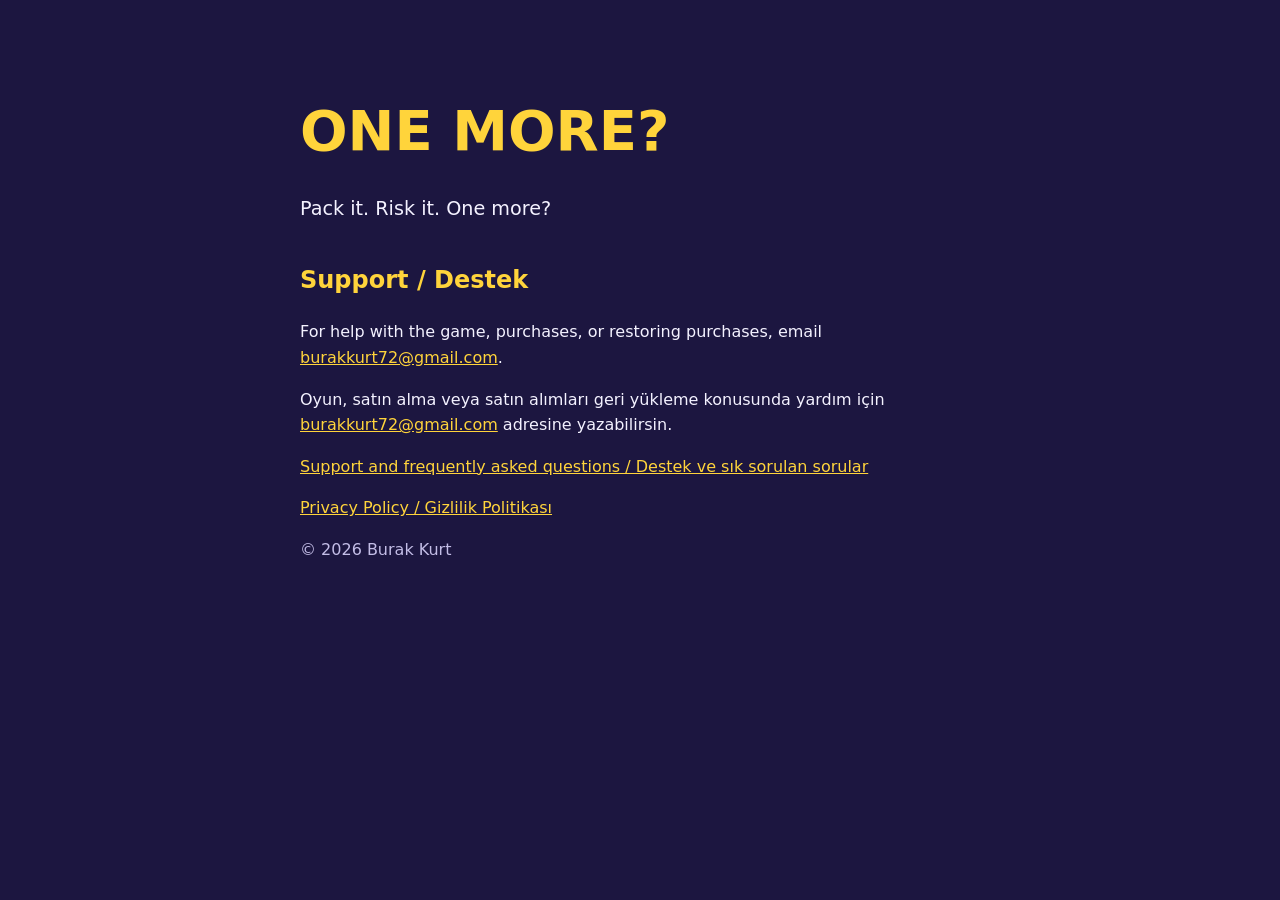
<file: index.html>
<!doctype html>
<html lang="en">
<head>
<meta charset="utf-8">
<meta name="viewport" content="width=device-width, initial-scale=1">
<title>ONE MORE? – Support</title>
<meta name="description" content="Support and privacy information for ONE MORE?, the physics packing game.">
<style>
  :root { color-scheme: light dark; font: 16px/1.6 system-ui, -apple-system, "Segoe UI", sans-serif; }
  body { margin: 0; background: #1c1640; color: #f4f2ff; }
  main { max-width: 680px; margin: 0 auto; padding: 48px 20px 72px; }
  h1 { color: #ffd43b; font-size: clamp(2rem, 7vw, 3.5rem); margin-bottom: 0; }
  h2 { margin-top: 36px; color: #ffd43b; }
  a { color: #ffd43b; }
  .lead { font-size: 1.2rem; }
  .dim { color: #c3bde6; }
</style>
</head>
<body><main>
<h1>ONE MORE?</h1>
<p class="lead">Pack it. Risk it. One more?</p>
<h2>Support / Destek</h2>
<p>For help with the game, purchases, or restoring purchases, email
<a href="mailto:burakkurt72@gmail.com">burakkurt72@gmail.com</a>.</p>
<p>Oyun, satın alma veya satın alımları geri yükleme konusunda yardım için
<a href="mailto:burakkurt72@gmail.com">burakkurt72@gmail.com</a>
adresine yazabilirsin.</p>
<p><a href="support.html">Support and frequently asked questions / Destek ve sık sorulan sorular</a></p>
<p><a href="privacy-policy.html">Privacy Policy / Gizlilik Politikası</a></p>
<p class="dim">© 2026 Burak Kurt</p>
</main></body>
</html>
</file>
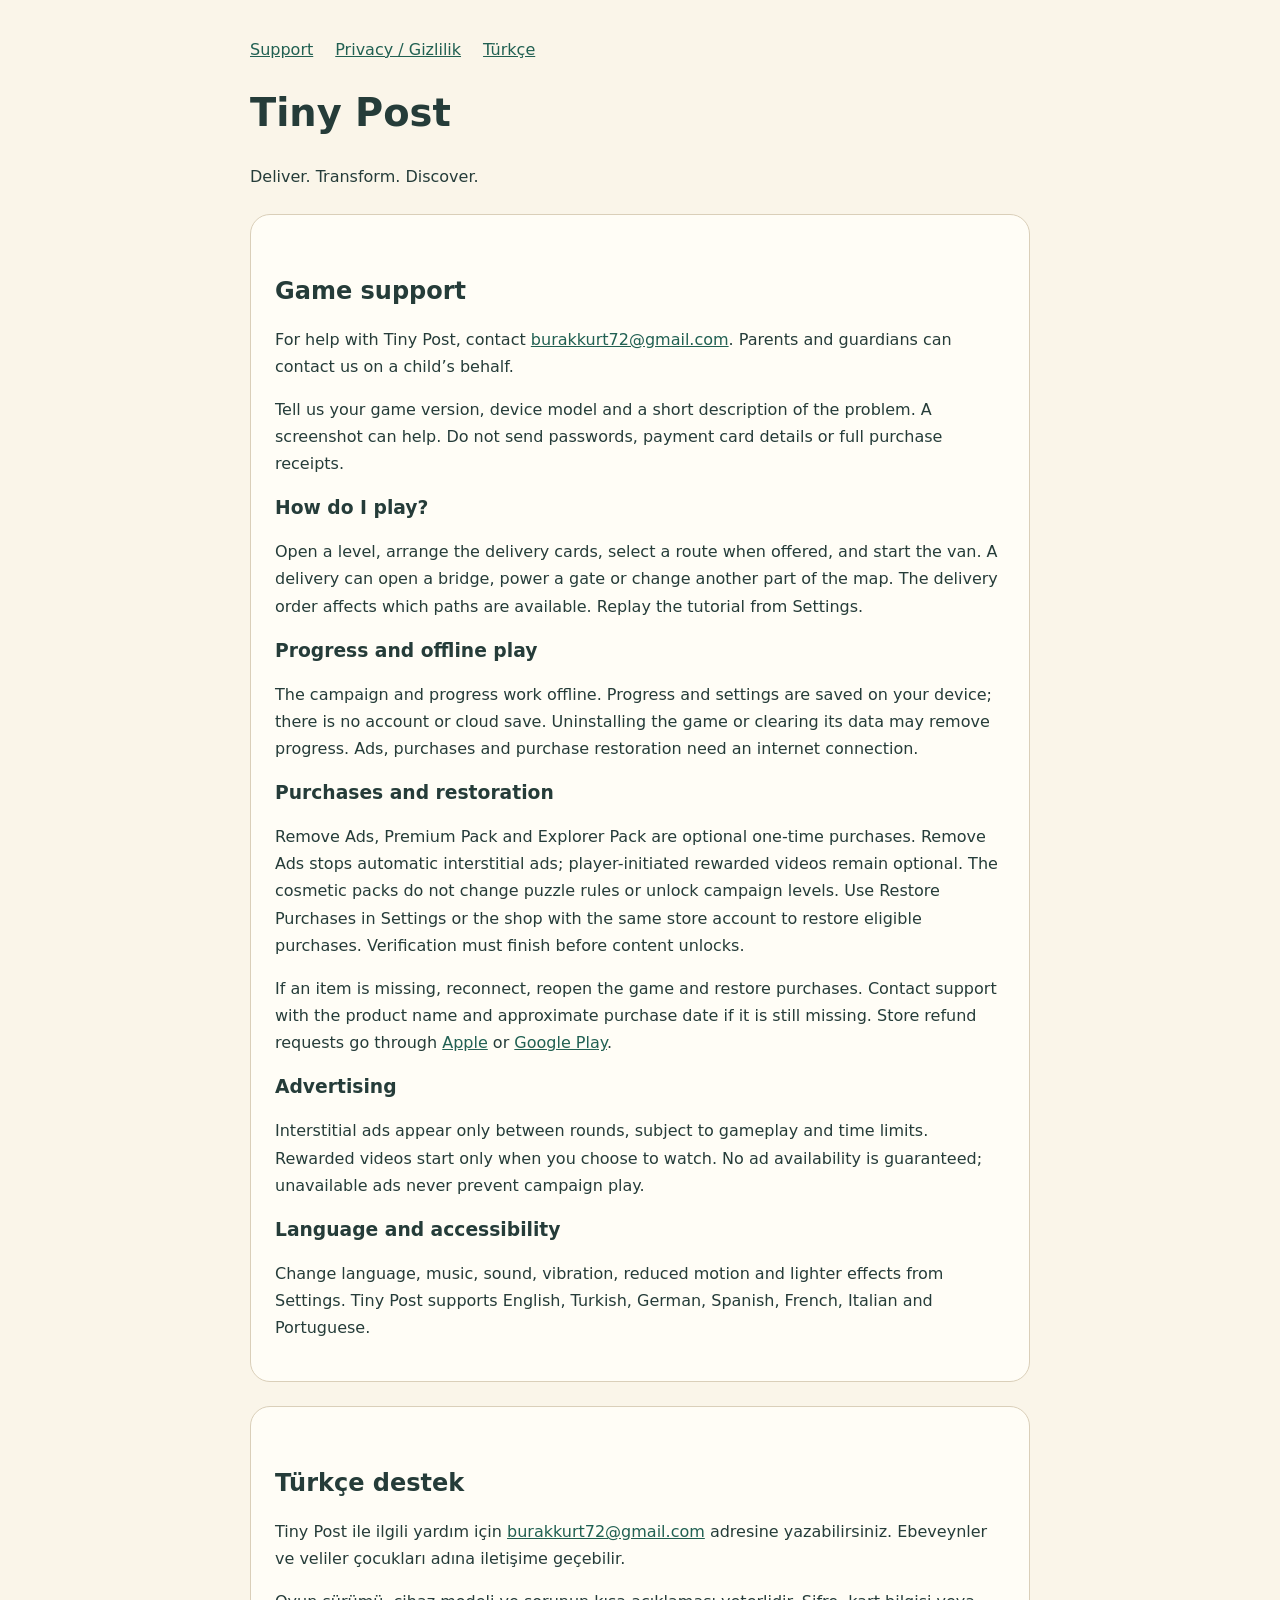
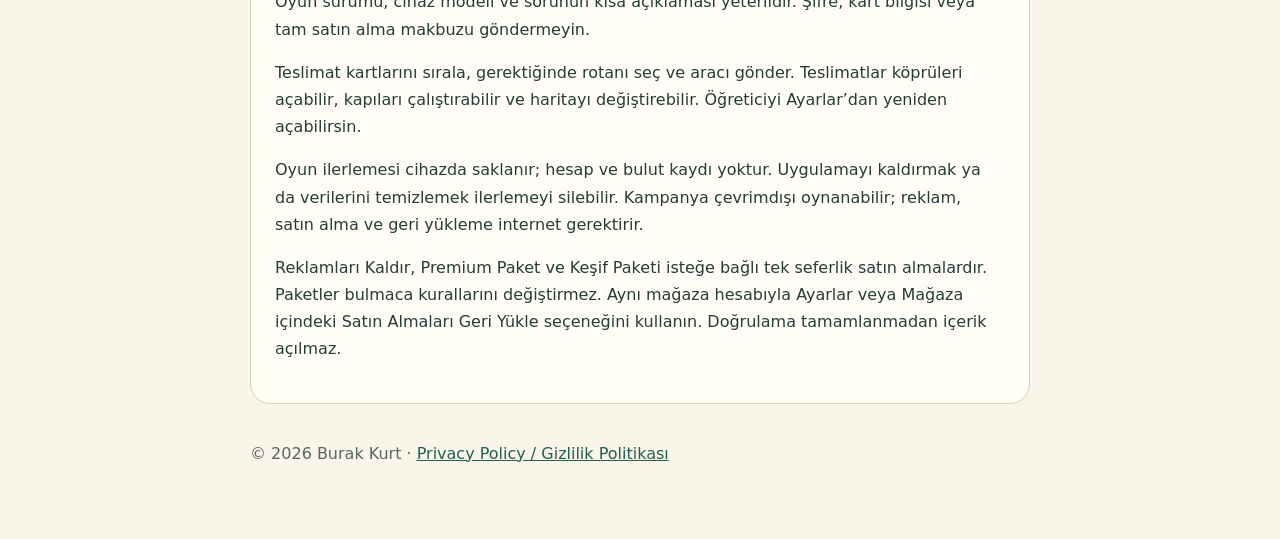
<file: tiny-post/index.html>
<!doctype html>
<html lang="en"><head><meta charset="utf-8"><meta name="viewport" content="width=device-width,initial-scale=1"><title>Tiny Post — Support</title><link rel="stylesheet" href="style.css"></head>
<body><header><nav><a href="./">Support</a><a href="privacy.html">Privacy / Gizlilik</a><a href="#turkce">Türkçe</a></nav><h1>Tiny Post</h1><p>Deliver. Transform. Discover.</p></header>
<main><article><h2>Game support</h2><p>For help with Tiny Post, contact <a href="mailto:burakkurt72@gmail.com?subject=Tiny%20Post%20Support">burakkurt72@gmail.com</a>. Parents and guardians can contact us on a child’s behalf.</p>
<p>Tell us your game version, device model and a short description of the problem. A screenshot can help. Do not send passwords, payment card details or full purchase receipts.</p>
<h3>How do I play?</h3><p>Open a level, arrange the delivery cards, select a route when offered, and start the van. A delivery can open a bridge, power a gate or change another part of the map. The delivery order affects which paths are available. Replay the tutorial from Settings.</p>
<h3>Progress and offline play</h3><p>The campaign and progress work offline. Progress and settings are saved on your device; there is no account or cloud save. Uninstalling the game or clearing its data may remove progress. Ads, purchases and purchase restoration need an internet connection.</p>
<h3>Purchases and restoration</h3><p>Remove Ads, Premium Pack and Explorer Pack are optional one-time purchases. Remove Ads stops automatic interstitial ads; player-initiated rewarded videos remain optional. The cosmetic packs do not change puzzle rules or unlock campaign levels. Use Restore Purchases in Settings or the shop with the same store account to restore eligible purchases. Verification must finish before content unlocks.</p>
<p>If an item is missing, reconnect, reopen the game and restore purchases. Contact support with the product name and approximate purchase date if it is still missing. Store refund requests go through <a href="https://support.apple.com/118223">Apple</a> or <a href="https://support.google.com/googleplay/answer/2479637">Google Play</a>.</p>
<h3>Advertising</h3><p>Interstitial ads appear only between rounds, subject to gameplay and time limits. Rewarded videos start only when you choose to watch. No ad availability is guaranteed; unavailable ads never prevent campaign play.</p>
<h3>Language and accessibility</h3><p>Change language, music, sound, vibration, reduced motion and lighter effects from Settings. Tiny Post supports English, Turkish, German, Spanish, French, Italian and Portuguese.</p></article>
<article lang="tr" id="turkce"><h2>Türkçe destek</h2><p>Tiny Post ile ilgili yardım için <a href="mailto:burakkurt72@gmail.com?subject=Tiny%20Post%20Destek">burakkurt72@gmail.com</a> adresine yazabilirsiniz. Ebeveynler ve veliler çocukları adına iletişime geçebilir.</p><p>Oyun sürümü, cihaz modeli ve sorunun kısa açıklaması yeterlidir. Şifre, kart bilgisi veya tam satın alma makbuzu göndermeyin.</p>
<p>Teslimat kartlarını sırala, gerektiğinde rotanı seç ve aracı gönder. Teslimatlar köprüleri açabilir, kapıları çalıştırabilir ve haritayı değiştirebilir. Öğreticiyi Ayarlar’dan yeniden açabilirsin.</p><p>Oyun ilerlemesi cihazda saklanır; hesap ve bulut kaydı yoktur. Uygulamayı kaldırmak ya da verilerini temizlemek ilerlemeyi silebilir. Kampanya çevrimdışı oynanabilir; reklam, satın alma ve geri yükleme internet gerektirir.</p><p>Reklamları Kaldır, Premium Paket ve Keşif Paketi isteğe bağlı tek seferlik satın almalardır. Paketler bulmaca kurallarını değiştirmez. Aynı mağaza hesabıyla Ayarlar veya Mağaza içindeki Satın Almaları Geri Yükle seçeneğini kullanın. Doğrulama tamamlanmadan içerik açılmaz.</p></article></main>
<footer>© 2026 Burak Kurt · <a href="privacy.html">Privacy Policy / Gizlilik Politikası</a></footer></body></html>
</file>
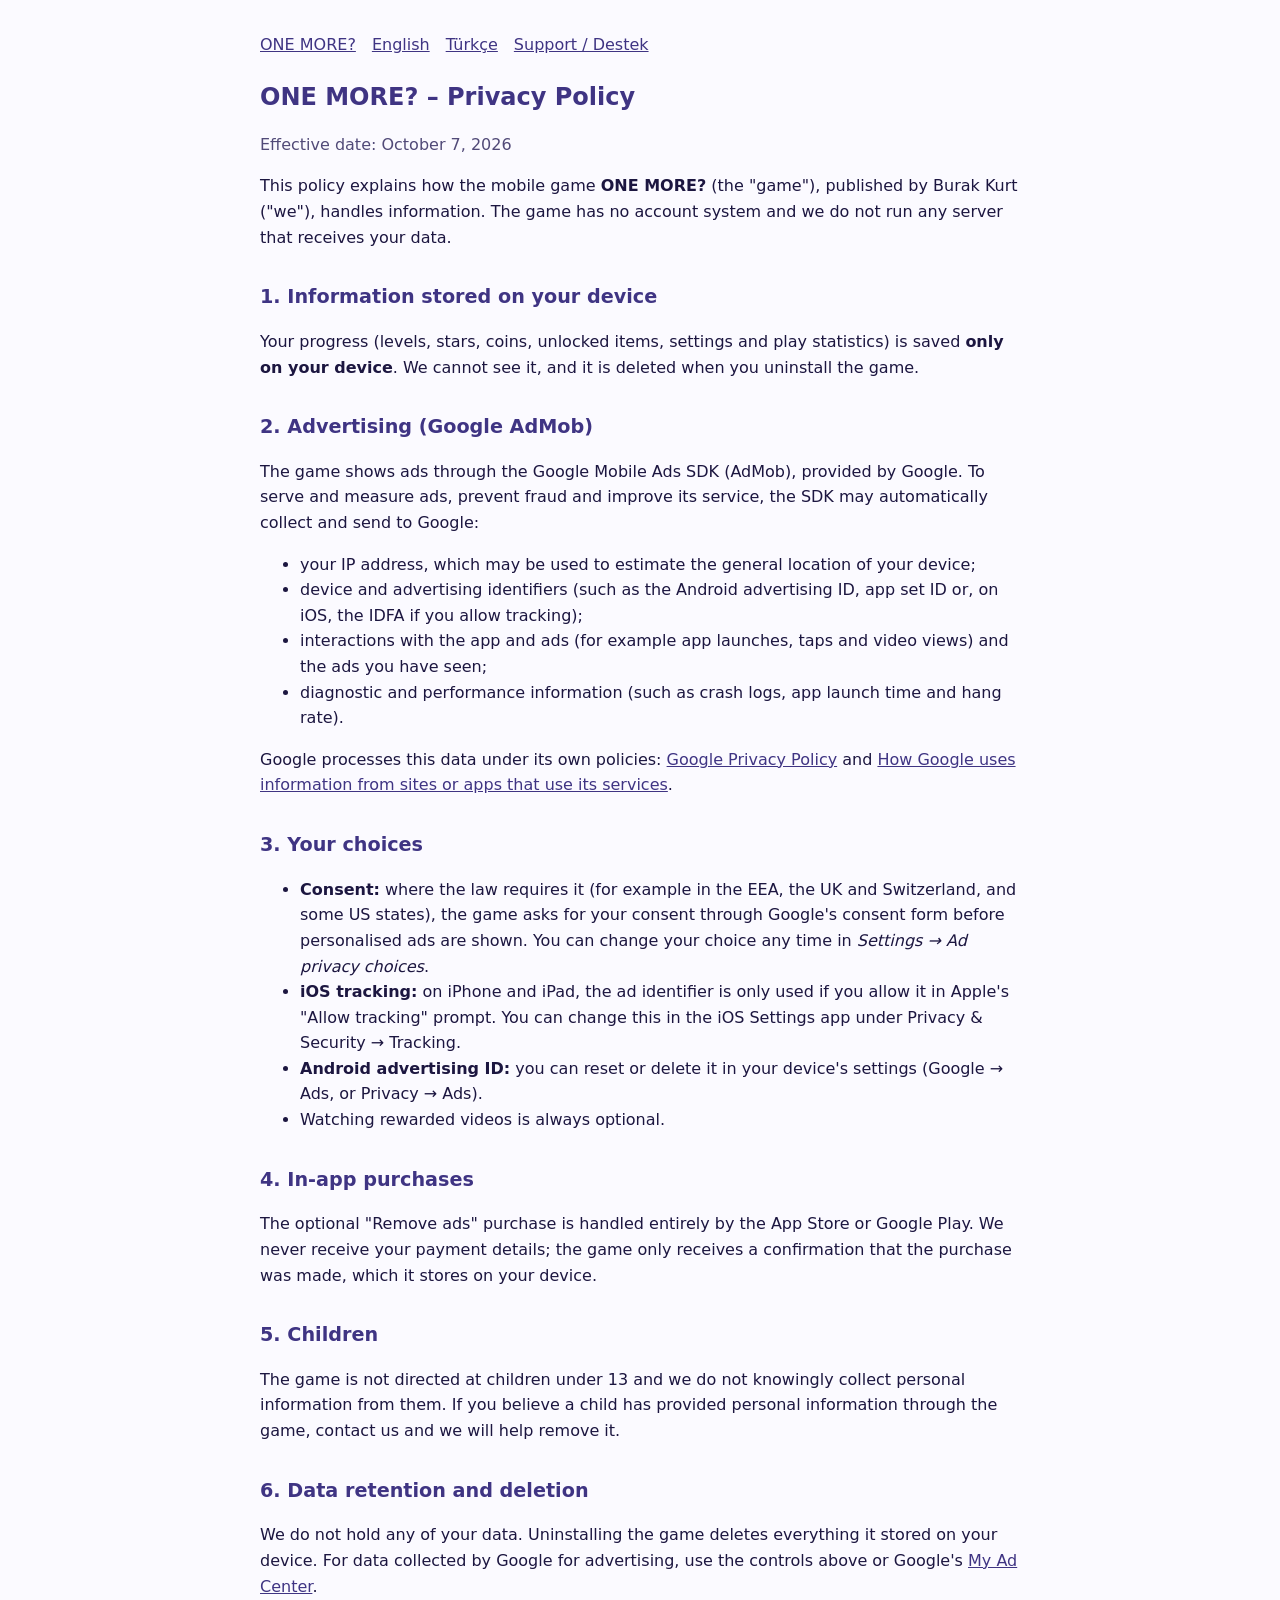
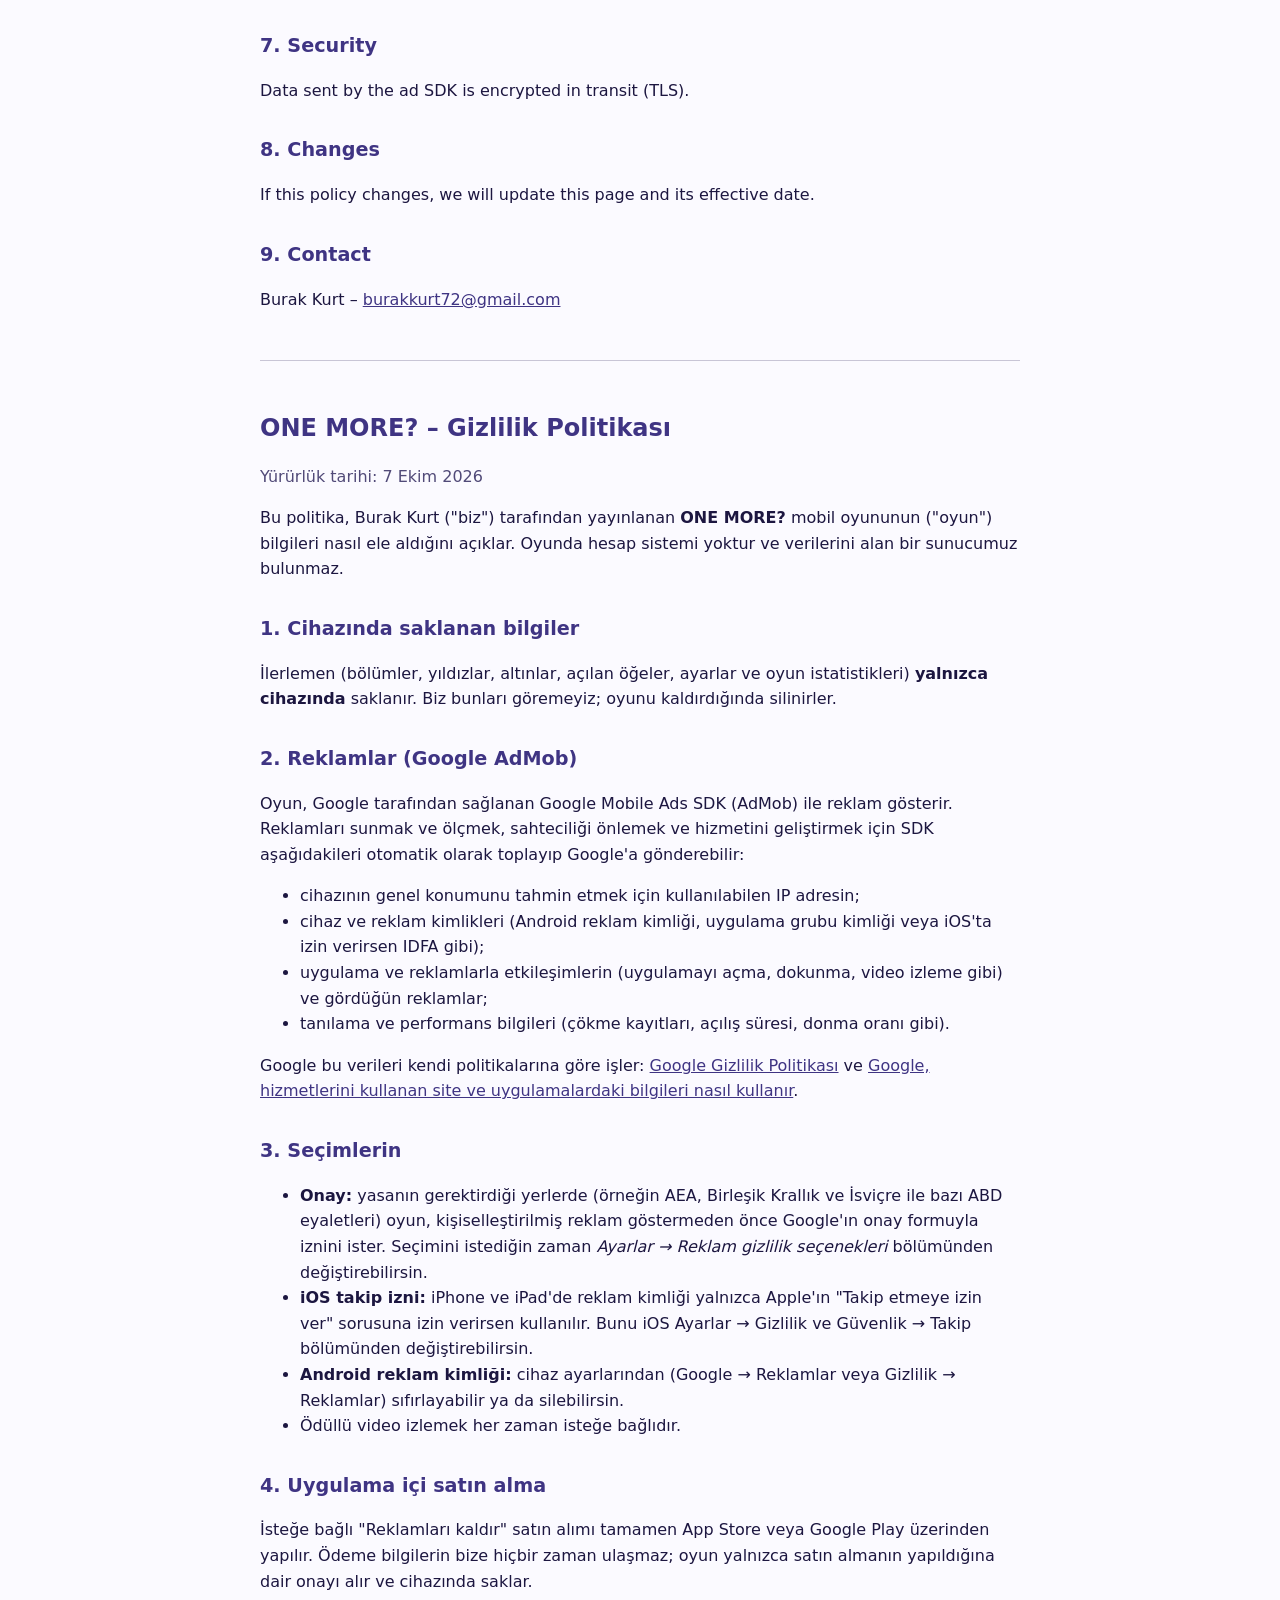
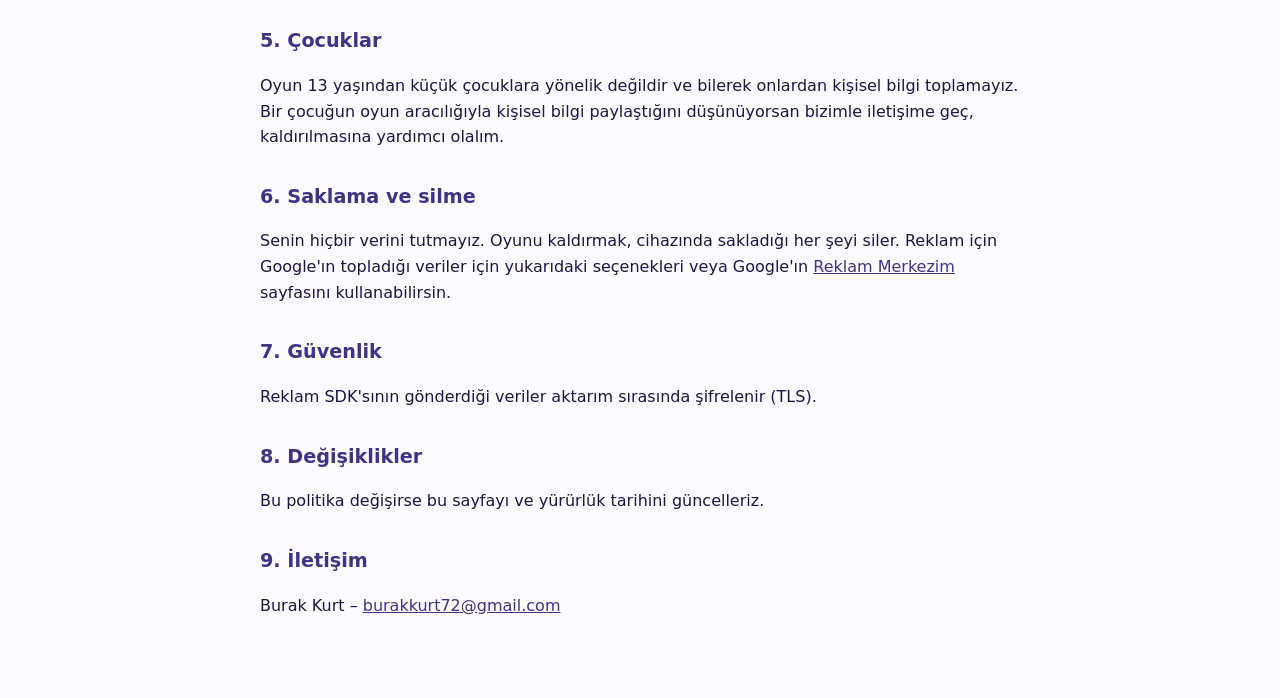
<file: privacy-policy.html>
<!doctype html>
<html lang="en">
<head>
<meta charset="utf-8">
<meta name="viewport" content="width=device-width, initial-scale=1">
<title>ONE MORE? – Privacy Policy</title>
<style>
  :root { --bg: #fbfaff; --text: #1c1640; --dim: #514a78; --accent: #3f3483; }
  @media (prefers-color-scheme: dark) {
    :root { --bg: #1c1640; --text: #f4f2ff; --dim: #c3bde6; --accent: #ffd43b; }
  }
  body { margin: 0; background: var(--bg); color: var(--text);
         font: 16px/1.6 system-ui, -apple-system, "Segoe UI", Roboto, sans-serif; }
  main { max-width: 760px; margin: 0 auto; padding: 32px 16px 64px; }
  h1 { color: var(--accent); margin-bottom: 4px; }
  h2 { color: var(--accent); margin-top: 32px; font-size: 1.2em; }
  .dim { color: var(--dim); }
  nav a { margin-right: 16px; color: var(--accent); }
  hr { border: 0; border-top: 1px solid var(--dim); opacity: .3; margin: 48px 0; }
  a { color: var(--accent); }
</style>
</head>
<body>
<main>
<nav><a href="/">ONE MORE?</a><a href="#en">English</a><a href="#tr">Türkçe</a><a href="/support.html">Support / Destek</a></nav>

<section id="en" lang="en">
<h1>ONE MORE? – Privacy Policy</h1>
<p class="dim">Effective date: October 7, 2026</p>

<p>This policy explains how the mobile game <strong>ONE MORE?</strong> (the
"game"), published by Burak Kurt ("we"), handles information. The game
has no account system and we do not run any server that receives your data.</p>

<h2>1. Information stored on your device</h2>
<p>Your progress (levels, stars, coins, unlocked items, settings and play
statistics) is saved <strong>only on your device</strong>. We cannot see it,
and it is deleted when you uninstall the game.</p>

<h2>2. Advertising (Google AdMob)</h2>
<p>The game shows ads through the Google Mobile Ads SDK (AdMob), provided by
Google. To serve and measure ads, prevent fraud and improve its service, the
SDK may automatically collect and send to Google:</p>
<ul>
  <li>your IP address, which may be used to estimate the general location of
      your device;</li>
  <li>device and advertising identifiers (such as the Android advertising ID,
      app set ID or, on iOS, the IDFA if you allow tracking);</li>
  <li>interactions with the app and ads (for example app launches, taps and
      video views) and the ads you have seen;</li>
  <li>diagnostic and performance information (such as crash logs, app launch
      time and hang rate).</li>
</ul>
<p>Google processes this data under its own policies:
<a href="https://policies.google.com/privacy">Google Privacy Policy</a> and
<a href="https://policies.google.com/technologies/partner-sites">How Google uses
information from sites or apps that use its services</a>.</p>

<h2>3. Your choices</h2>
<ul>
  <li><strong>Consent:</strong> where the law requires it (for example in the
      EEA, the UK and Switzerland, and some US states), the game asks for your
      consent through Google's consent form before personalised ads are shown.
      You can change your choice any time in <em>Settings → Ad privacy
      choices</em>.</li>
  <li><strong>iOS tracking:</strong> on iPhone and iPad, the ad identifier is
      only used if you allow it in Apple's "Allow tracking" prompt. You can
      change this in the iOS Settings app under Privacy &amp; Security →
      Tracking.</li>
  <li><strong>Android advertising ID:</strong> you can reset or delete it in
      your device's settings (Google → Ads, or Privacy → Ads).</li>
  <li>Watching rewarded videos is always optional.</li>
</ul>

<h2>4. In-app purchases</h2>
<p>The optional "Remove ads" purchase is handled entirely by the App Store or
Google Play. We never receive your payment details; the game only receives a
confirmation that the purchase was made, which it stores on your device.</p>

<h2>5. Children</h2>
<p>The game is not directed at children under 13 and we do not knowingly
collect personal information from them. If you believe a child has provided
personal information through the game, contact us and we will help remove
it.</p>

<h2>6. Data retention and deletion</h2>
<p>We do not hold any of your data. Uninstalling the game deletes everything
it stored on your device. For data collected by Google for advertising, use
the controls above or Google's
<a href="https://myadcenter.google.com/">My Ad Center</a>.</p>

<h2>7. Security</h2>
<p>Data sent by the ad SDK is encrypted in transit (TLS).</p>

<h2>8. Changes</h2>
<p>If this policy changes, we will update this page and its effective date.</p>

<h2>9. Contact</h2>
<p>Burak Kurt – <a href="mailto:burakkurt72@gmail.com">burakkurt72@gmail.com</a></p>
</section>

<hr>

<section id="tr" lang="tr">
<h1>ONE MORE? – Gizlilik Politikası</h1>
<p class="dim">Yürürlük tarihi: 7 Ekim 2026</p>

<p>Bu politika, Burak Kurt ("biz") tarafından yayınlanan
<strong>ONE MORE?</strong> mobil oyununun ("oyun") bilgileri nasıl ele
aldığını açıklar. Oyunda hesap sistemi yoktur ve verilerini alan bir
sunucumuz bulunmaz.</p>

<h2>1. Cihazında saklanan bilgiler</h2>
<p>İlerlemen (bölümler, yıldızlar, altınlar, açılan öğeler, ayarlar ve oyun
istatistikleri) <strong>yalnızca cihazında</strong> saklanır. Biz bunları
göremeyiz; oyunu kaldırdığında silinirler.</p>

<h2>2. Reklamlar (Google AdMob)</h2>
<p>Oyun, Google tarafından sağlanan Google Mobile Ads SDK (AdMob) ile reklam
gösterir. Reklamları sunmak ve ölçmek, sahteciliği önlemek ve hizmetini
geliştirmek için SDK aşağıdakileri otomatik olarak toplayıp Google'a
gönderebilir:</p>
<ul>
  <li>cihazının genel konumunu tahmin etmek için kullanılabilen IP adresin;</li>
  <li>cihaz ve reklam kimlikleri (Android reklam kimliği, uygulama grubu
      kimliği veya iOS'ta izin verirsen IDFA gibi);</li>
  <li>uygulama ve reklamlarla etkileşimlerin (uygulamayı açma, dokunma,
      video izleme gibi) ve gördüğün reklamlar;</li>
  <li>tanılama ve performans bilgileri (çökme kayıtları, açılış süresi,
      donma oranı gibi).</li>
</ul>
<p>Google bu verileri kendi politikalarına göre işler:
<a href="https://policies.google.com/privacy?hl=tr">Google Gizlilik
Politikası</a> ve
<a href="https://policies.google.com/technologies/partner-sites?hl=tr">Google,
hizmetlerini kullanan site ve uygulamalardaki bilgileri nasıl kullanır</a>.</p>

<h2>3. Seçimlerin</h2>
<ul>
  <li><strong>Onay:</strong> yasanın gerektirdiği yerlerde (örneğin AEA,
      Birleşik Krallık ve İsviçre ile bazı ABD eyaletleri) oyun, kişiselleştirilmiş
      reklam göstermeden önce Google'ın onay formuyla iznini ister. Seçimini
      istediğin zaman <em>Ayarlar → Reklam gizlilik seçenekleri</em>
      bölümünden değiştirebilirsin.</li>
  <li><strong>iOS takip izni:</strong> iPhone ve iPad'de reklam kimliği
      yalnızca Apple'ın "Takip etmeye izin ver" sorusuna izin verirsen
      kullanılır. Bunu iOS Ayarlar → Gizlilik ve Güvenlik → Takip bölümünden
      değiştirebilirsin.</li>
  <li><strong>Android reklam kimliği:</strong> cihaz ayarlarından (Google →
      Reklamlar veya Gizlilik → Reklamlar) sıfırlayabilir ya da
      silebilirsin.</li>
  <li>Ödüllü video izlemek her zaman isteğe bağlıdır.</li>
</ul>

<h2>4. Uygulama içi satın alma</h2>
<p>İsteğe bağlı "Reklamları kaldır" satın alımı tamamen App Store veya
Google Play üzerinden yapılır. Ödeme bilgilerin bize hiçbir zaman ulaşmaz;
oyun yalnızca satın almanın yapıldığına dair onayı alır ve cihazında
saklar.</p>

<h2>5. Çocuklar</h2>
<p>Oyun 13 yaşından küçük çocuklara yönelik değildir ve bilerek onlardan
kişisel bilgi toplamayız. Bir çocuğun oyun aracılığıyla kişisel bilgi
paylaştığını düşünüyorsan bizimle iletişime geç, kaldırılmasına yardımcı
olalım.</p>

<h2>6. Saklama ve silme</h2>
<p>Senin hiçbir verini tutmayız. Oyunu kaldırmak, cihazında sakladığı her
şeyi siler. Reklam için Google'ın topladığı veriler için yukarıdaki
seçenekleri veya Google'ın
<a href="https://myadcenter.google.com/?hl=tr">Reklam Merkezim</a> sayfasını
kullanabilirsin.</p>

<h2>7. Güvenlik</h2>
<p>Reklam SDK'sının gönderdiği veriler aktarım sırasında şifrelenir (TLS).</p>

<h2>8. Değişiklikler</h2>
<p>Bu politika değişirse bu sayfayı ve yürürlük tarihini güncelleriz.</p>

<h2>9. İletişim</h2>
<p>Burak Kurt – <a href="mailto:burakkurt72@gmail.com">burakkurt72@gmail.com</a></p>
</section>
</main>
</body>
</html>
</file>
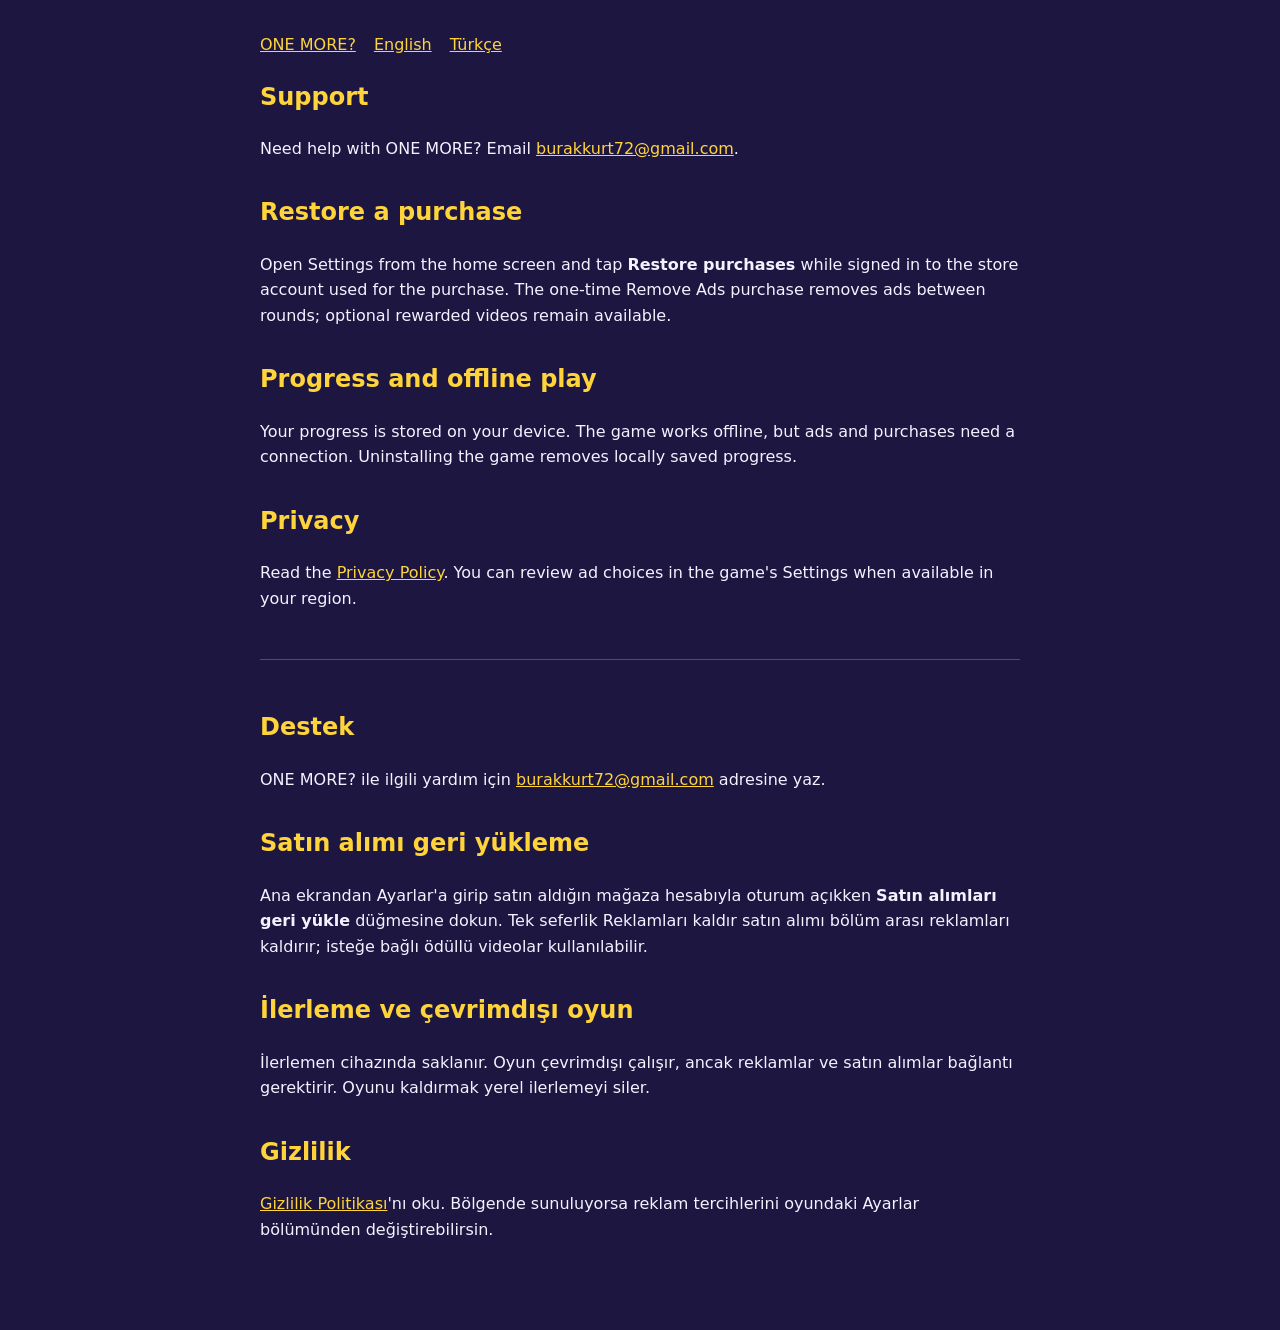
<file: support.html>
<!doctype html>
<html lang="en">
<head>
<meta charset="utf-8">
<meta name="viewport" content="width=device-width, initial-scale=1">
<title>ONE MORE? – Support / Destek</title>
<style>
  :root { color-scheme: light dark; font: 16px/1.6 system-ui, -apple-system, "Segoe UI", sans-serif; }
  body { margin: 0; background: #1c1640; color: #f4f2ff; }
  main { max-width: 760px; margin: 0 auto; padding: 32px 20px 72px; }
  h1, h2 { color: #ffd43b; }
  h2 { margin-top: 32px; }
  a { color: #ffd43b; }
  nav a { margin-right: 18px; }
  hr { border: 0; border-top: 1px solid #514a78; margin: 48px 0; }
</style>
</head>
<body><main>
<nav><a href="/">ONE MORE?</a><a href="#en">English</a><a href="#tr">Türkçe</a></nav>
<section id="en" lang="en">
<h1>Support</h1>
<p>Need help with ONE MORE? Email <a href="mailto:burakkurt72@gmail.com">burakkurt72@gmail.com</a>.</p>
<h2>Restore a purchase</h2>
<p>Open Settings from the home screen and tap <strong>Restore purchases</strong> while signed in to the store account used for the purchase. The one-time Remove Ads purchase removes ads between rounds; optional rewarded videos remain available.</p>
<h2>Progress and offline play</h2>
<p>Your progress is stored on your device. The game works offline, but ads and purchases need a connection. Uninstalling the game removes locally saved progress.</p>
<h2>Privacy</h2>
<p>Read the <a href="/privacy-policy.html">Privacy Policy</a>. You can review ad choices in the game's Settings when available in your region.</p>
</section>
<hr>
<section id="tr" lang="tr">
<h1>Destek</h1>
<p>ONE MORE? ile ilgili yardım için <a href="mailto:burakkurt72@gmail.com">burakkurt72@gmail.com</a> adresine yaz.</p>
<h2>Satın alımı geri yükleme</h2>
<p>Ana ekrandan Ayarlar'a girip satın aldığın mağaza hesabıyla oturum açıkken <strong>Satın alımları geri yükle</strong> düğmesine dokun. Tek seferlik Reklamları kaldır satın alımı bölüm arası reklamları kaldırır; isteğe bağlı ödüllü videolar kullanılabilir.</p>
<h2>İlerleme ve çevrimdışı oyun</h2>
<p>İlerlemen cihazında saklanır. Oyun çevrimdışı çalışır, ancak reklamlar ve satın alımlar bağlantı gerektirir. Oyunu kaldırmak yerel ilerlemeyi siler.</p>
<h2>Gizlilik</h2>
<p><a href="/privacy-policy.html">Gizlilik Politikası</a>'nı oku. Bölgende sunuluyorsa reklam tercihlerini oyundaki Ayarlar bölümünden değiştirebilirsin.</p>
</section>
</main></body>
</html>
</file>
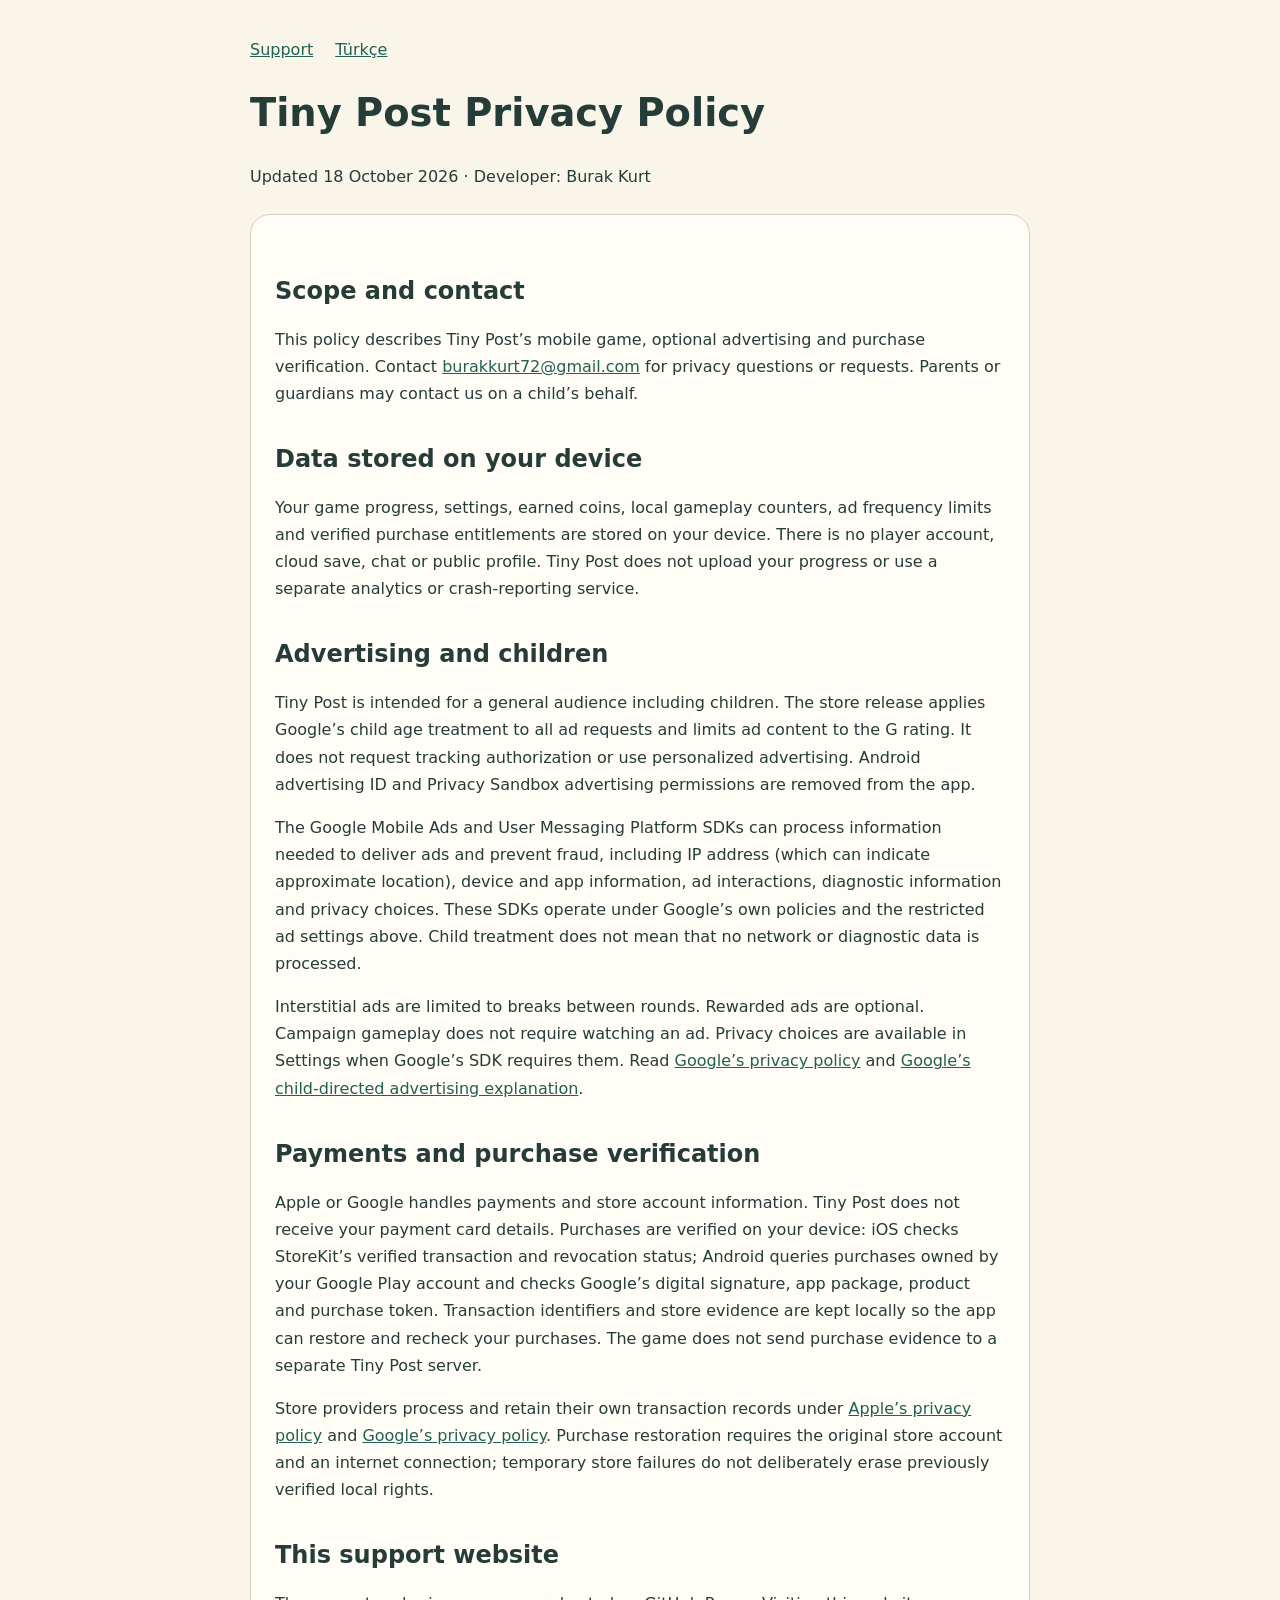
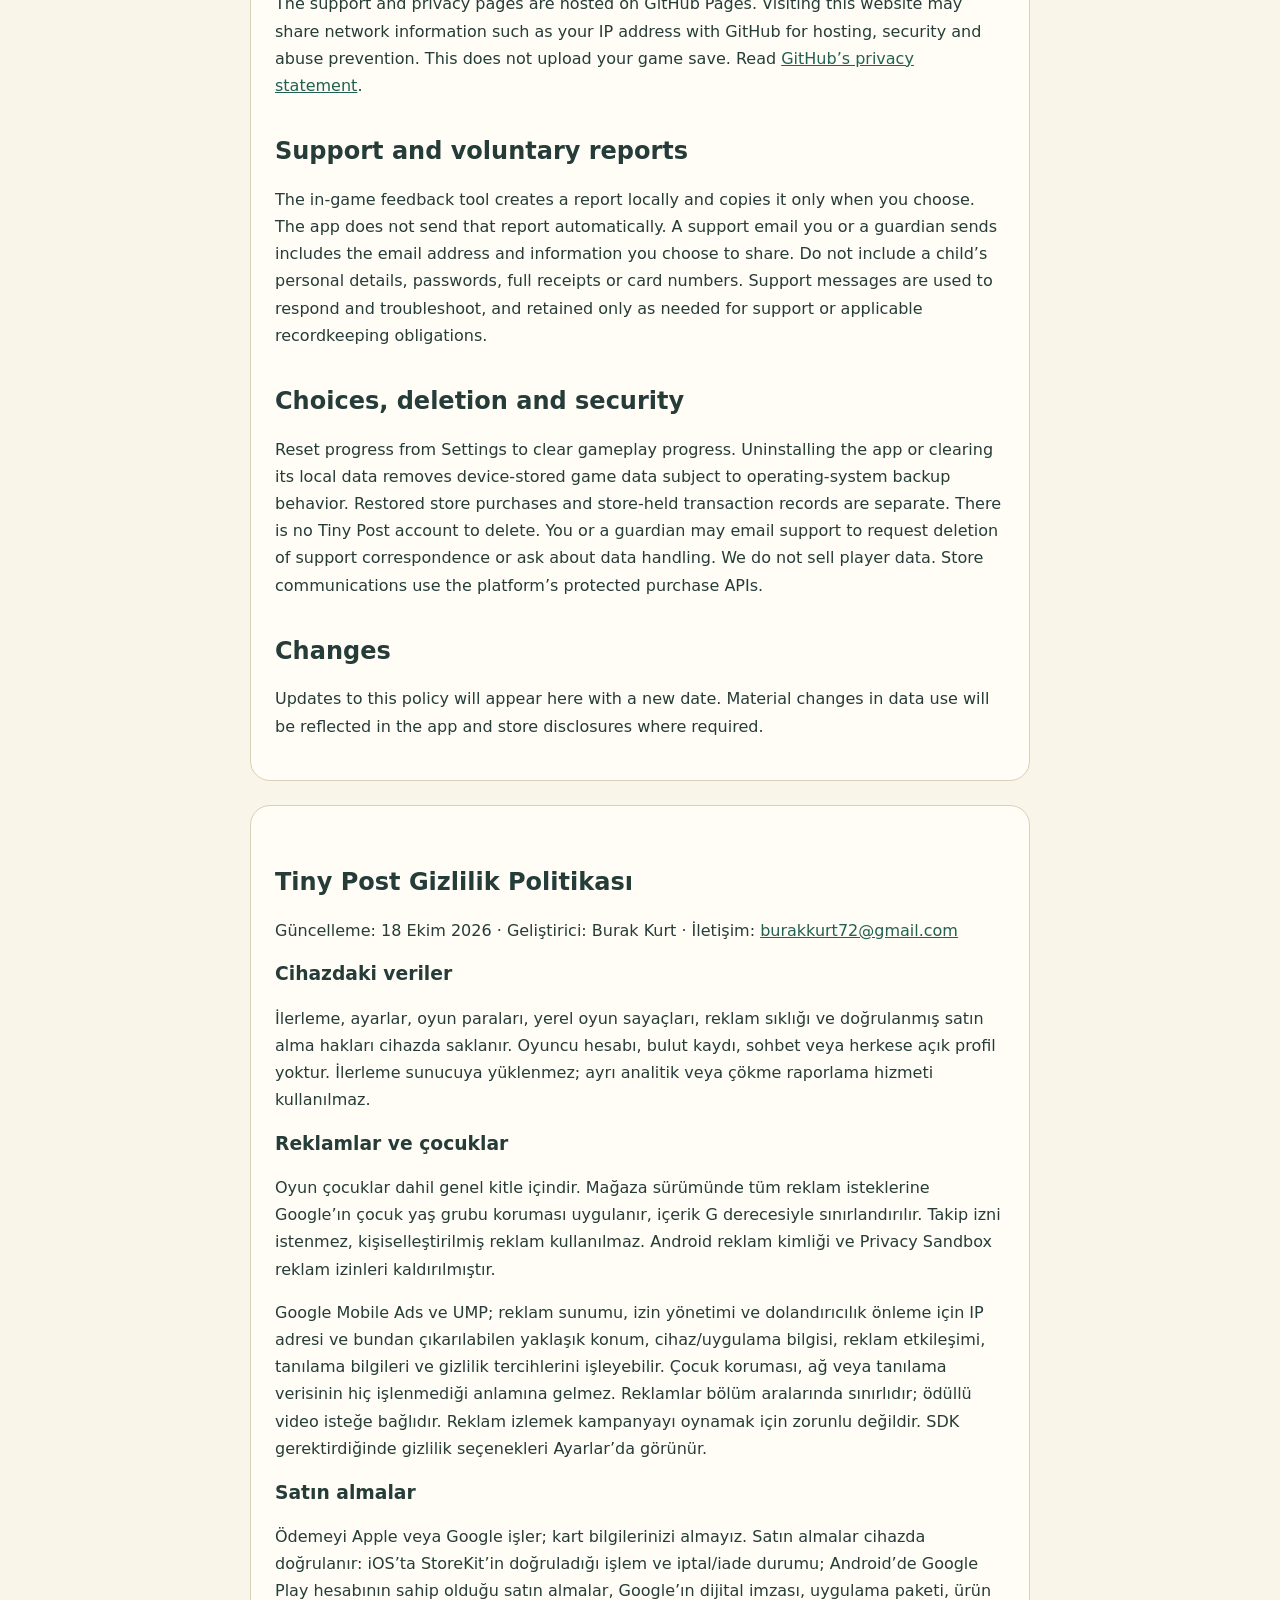
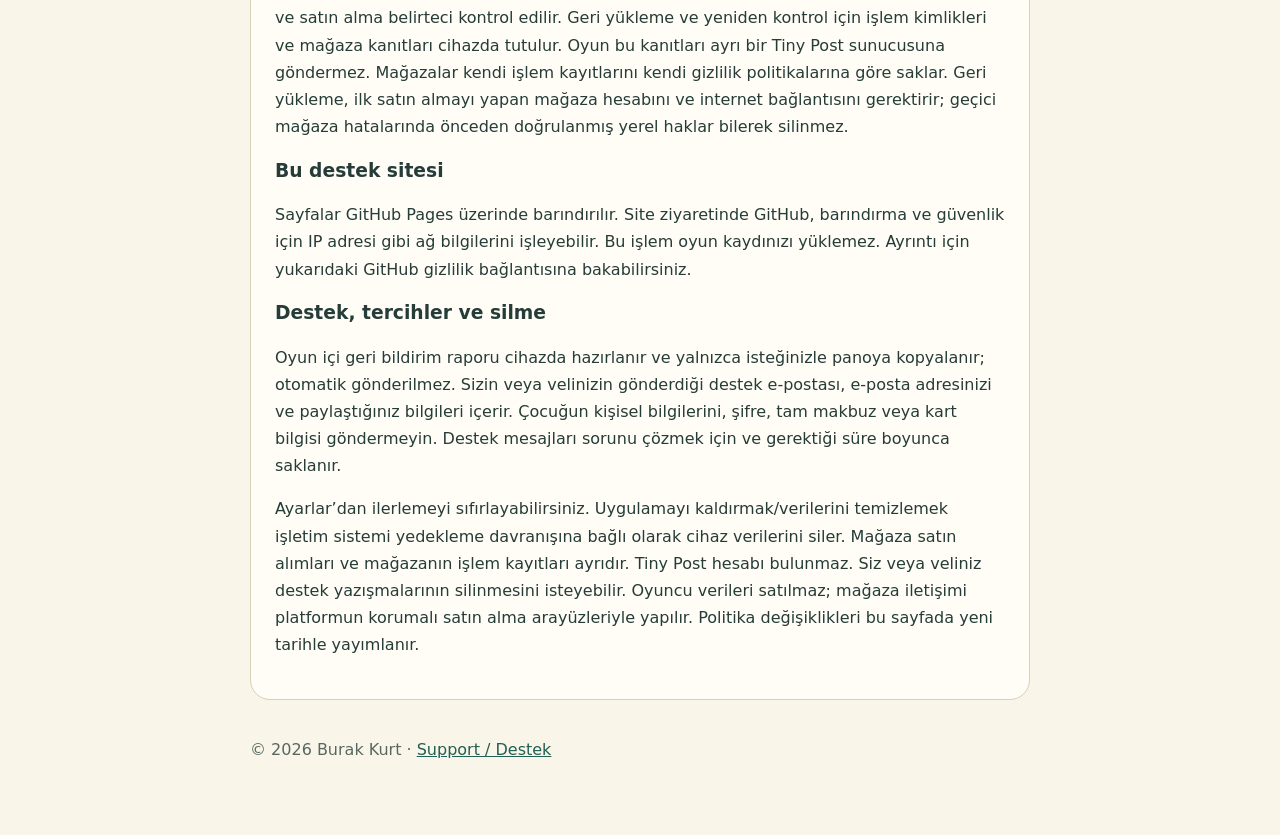
<file: tiny-post/privacy.html>
<!doctype html>
<html lang="en"><head><meta charset="utf-8"><meta name="viewport" content="width=device-width,initial-scale=1"><title>Tiny Post — Privacy Policy</title><link rel="stylesheet" href="style.css"></head><body>
<header><nav><a href="./">Support</a><a href="#turkce">Türkçe</a></nav><h1>Tiny Post Privacy Policy</h1><p>Updated 18 October 2026 · Developer: Burak Kurt</p></header>
<main><article><h2>Scope and contact</h2><p>This policy describes Tiny Post’s mobile game, optional advertising and purchase verification. Contact <a href="mailto:burakkurt72@gmail.com?subject=Tiny%20Post%20Privacy">burakkurt72@gmail.com</a> for privacy questions or requests. Parents or guardians may contact us on a child’s behalf.</p>
<h2>Data stored on your device</h2><p>Your game progress, settings, earned coins, local gameplay counters, ad frequency limits and verified purchase entitlements are stored on your device. There is no player account, cloud save, chat or public profile. Tiny Post does not upload your progress or use a separate analytics or crash-reporting service.</p>
<h2>Advertising and children</h2><p>Tiny Post is intended for a general audience including children. The store release applies Google’s child age treatment to all ad requests and limits ad content to the G rating. It does not request tracking authorization or use personalized advertising. Android advertising ID and Privacy Sandbox advertising permissions are removed from the app.</p><p>The Google Mobile Ads and User Messaging Platform SDKs can process information needed to deliver ads and prevent fraud, including IP address (which can indicate approximate location), device and app information, ad interactions, diagnostic information and privacy choices. These SDKs operate under Google’s own policies and the restricted ad settings above. Child treatment does not mean that no network or diagnostic data is processed.</p><p>Interstitial ads are limited to breaks between rounds. Rewarded ads are optional. Campaign gameplay does not require watching an ad. Privacy choices are available in Settings when Google’s SDK requires them. Read <a href="https://policies.google.com/privacy">Google’s privacy policy</a> and <a href="https://support.google.com/admob/answer/6223431">Google’s child-directed advertising explanation</a>.</p>
<h2>Payments and purchase verification</h2><p>Apple or Google handles payments and store account information. Tiny Post does not receive your payment card details. Purchases are verified on your device: iOS checks StoreKit’s verified transaction and revocation status; Android queries purchases owned by your Google Play account and checks Google’s digital signature, app package, product and purchase token. Transaction identifiers and store evidence are kept locally so the app can restore and recheck your purchases. The game does not send purchase evidence to a separate Tiny Post server.</p><p>Store providers process and retain their own transaction records under <a href="https://www.apple.com/legal/privacy/">Apple’s privacy policy</a> and <a href="https://policies.google.com/privacy">Google’s privacy policy</a>. Purchase restoration requires the original store account and an internet connection; temporary store failures do not deliberately erase previously verified local rights.</p>
<h2>This support website</h2><p>The support and privacy pages are hosted on GitHub Pages. Visiting this website may share network information such as your IP address with GitHub for hosting, security and abuse prevention. This does not upload your game save. Read <a href="https://docs.github.com/en/site-policy/privacy-policies/github-general-privacy-statement">GitHub’s privacy statement</a>.</p>
<h2>Support and voluntary reports</h2><p>The in-game feedback tool creates a report locally and copies it only when you choose. The app does not send that report automatically. A support email you or a guardian sends includes the email address and information you choose to share. Do not include a child’s personal details, passwords, full receipts or card numbers. Support messages are used to respond and troubleshoot, and retained only as needed for support or applicable recordkeeping obligations.</p>
<h2>Choices, deletion and security</h2><p>Reset progress from Settings to clear gameplay progress. Uninstalling the app or clearing its local data removes device-stored game data subject to operating-system backup behavior. Restored store purchases and store-held transaction records are separate. There is no Tiny Post account to delete. You or a guardian may email support to request deletion of support correspondence or ask about data handling. We do not sell player data. Store communications use the platform’s protected purchase APIs.</p><h2>Changes</h2><p>Updates to this policy will appear here with a new date. Material changes in data use will be reflected in the app and store disclosures where required.</p></article>
<article lang="tr" id="turkce"><h2>Tiny Post Gizlilik Politikası</h2><p>Güncelleme: 18 Ekim 2026 · Geliştirici: Burak Kurt · İletişim: <a href="mailto:burakkurt72@gmail.com?subject=Tiny%20Post%20Gizlilik">burakkurt72@gmail.com</a></p>
<h3>Cihazdaki veriler</h3><p>İlerleme, ayarlar, oyun paraları, yerel oyun sayaçları, reklam sıklığı ve doğrulanmış satın alma hakları cihazda saklanır. Oyuncu hesabı, bulut kaydı, sohbet veya herkese açık profil yoktur. İlerleme sunucuya yüklenmez; ayrı analitik veya çökme raporlama hizmeti kullanılmaz.</p>
<h3>Reklamlar ve çocuklar</h3><p>Oyun çocuklar dahil genel kitle içindir. Mağaza sürümünde tüm reklam isteklerine Google’ın çocuk yaş grubu koruması uygulanır, içerik G derecesiyle sınırlandırılır. Takip izni istenmez, kişiselleştirilmiş reklam kullanılmaz. Android reklam kimliği ve Privacy Sandbox reklam izinleri kaldırılmıştır.</p><p>Google Mobile Ads ve UMP; reklam sunumu, izin yönetimi ve dolandırıcılık önleme için IP adresi ve bundan çıkarılabilen yaklaşık konum, cihaz/uygulama bilgisi, reklam etkileşimi, tanılama bilgileri ve gizlilik tercihlerini işleyebilir. Çocuk koruması, ağ veya tanılama verisinin hiç işlenmediği anlamına gelmez. Reklamlar bölüm aralarında sınırlıdır; ödüllü video isteğe bağlıdır. Reklam izlemek kampanyayı oynamak için zorunlu değildir. SDK gerektirdiğinde gizlilik seçenekleri Ayarlar’da görünür.</p>
<h3>Satın almalar</h3><p>Ödemeyi Apple veya Google işler; kart bilgilerinizi almayız. Satın almalar cihazda doğrulanır: iOS’ta StoreKit’in doğruladığı işlem ve iptal/iade durumu; Android’de Google Play hesabının sahip olduğu satın almalar, Google’ın dijital imzası, uygulama paketi, ürün ve satın alma belirteci kontrol edilir. Geri yükleme ve yeniden kontrol için işlem kimlikleri ve mağaza kanıtları cihazda tutulur. Oyun bu kanıtları ayrı bir Tiny Post sunucusuna göndermez. Mağazalar kendi işlem kayıtlarını kendi gizlilik politikalarına göre saklar. Geri yükleme, ilk satın almayı yapan mağaza hesabını ve internet bağlantısını gerektirir; geçici mağaza hatalarında önceden doğrulanmış yerel haklar bilerek silinmez.</p>
<h3>Bu destek sitesi</h3><p>Sayfalar GitHub Pages üzerinde barındırılır. Site ziyaretinde GitHub, barındırma ve güvenlik için IP adresi gibi ağ bilgilerini işleyebilir. Bu işlem oyun kaydınızı yüklemez. Ayrıntı için yukarıdaki GitHub gizlilik bağlantısına bakabilirsiniz.</p>
<h3>Destek, tercihler ve silme</h3><p>Oyun içi geri bildirim raporu cihazda hazırlanır ve yalnızca isteğinizle panoya kopyalanır; otomatik gönderilmez. Sizin veya velinizin gönderdiği destek e-postası, e-posta adresinizi ve paylaştığınız bilgileri içerir. Çocuğun kişisel bilgilerini, şifre, tam makbuz veya kart bilgisi göndermeyin. Destek mesajları sorunu çözmek için ve gerektiği süre boyunca saklanır.</p><p>Ayarlar’dan ilerlemeyi sıfırlayabilirsiniz. Uygulamayı kaldırmak/verilerini temizlemek işletim sistemi yedekleme davranışına bağlı olarak cihaz verilerini siler. Mağaza satın alımları ve mağazanın işlem kayıtları ayrıdır. Tiny Post hesabı bulunmaz. Siz veya veliniz destek yazışmalarının silinmesini isteyebilir. Oyuncu verileri satılmaz; mağaza iletişimi platformun korumalı satın alma arayüzleriyle yapılır. Politika değişiklikleri bu sayfada yeni tarihle yayımlanır.</p></article></main><footer>© 2026 Burak Kurt · <a href="./">Support / Destek</a></footer></body></html>
</file>
<file: tiny-post/style.css>
:root{font-family:system-ui,sans-serif;color:#253c39;background:#faf5e9;line-height:1.7}body{max-width:780px;margin:0 auto;padding:36px 22px 72px}a{color:#216052}h1,h2,h3{line-height:1.25}h1{font-size:2.4rem}h2{margin-top:2.3rem}header,main,footer{display:block}nav{display:flex;gap:22px;flex-wrap:wrap}article{background:#fffdf6;border:1px solid #dacfb9;border-radius:20px;padding:24px;margin-top:24px}small,footer{color:#586860}footer{margin-top:36px}li{margin:8px 0}strong{color:#1b5142}table{border-collapse:collapse;width:100%}td,th{text-align:left;border-bottom:1px solid #dacfb9;padding:12px 8px;vertical-align:top}@media(max-width:500px){h1{font-size:1.9rem}article{padding:18px}td,th{padding:8px 4px;font-size:.9rem}}
</file>
